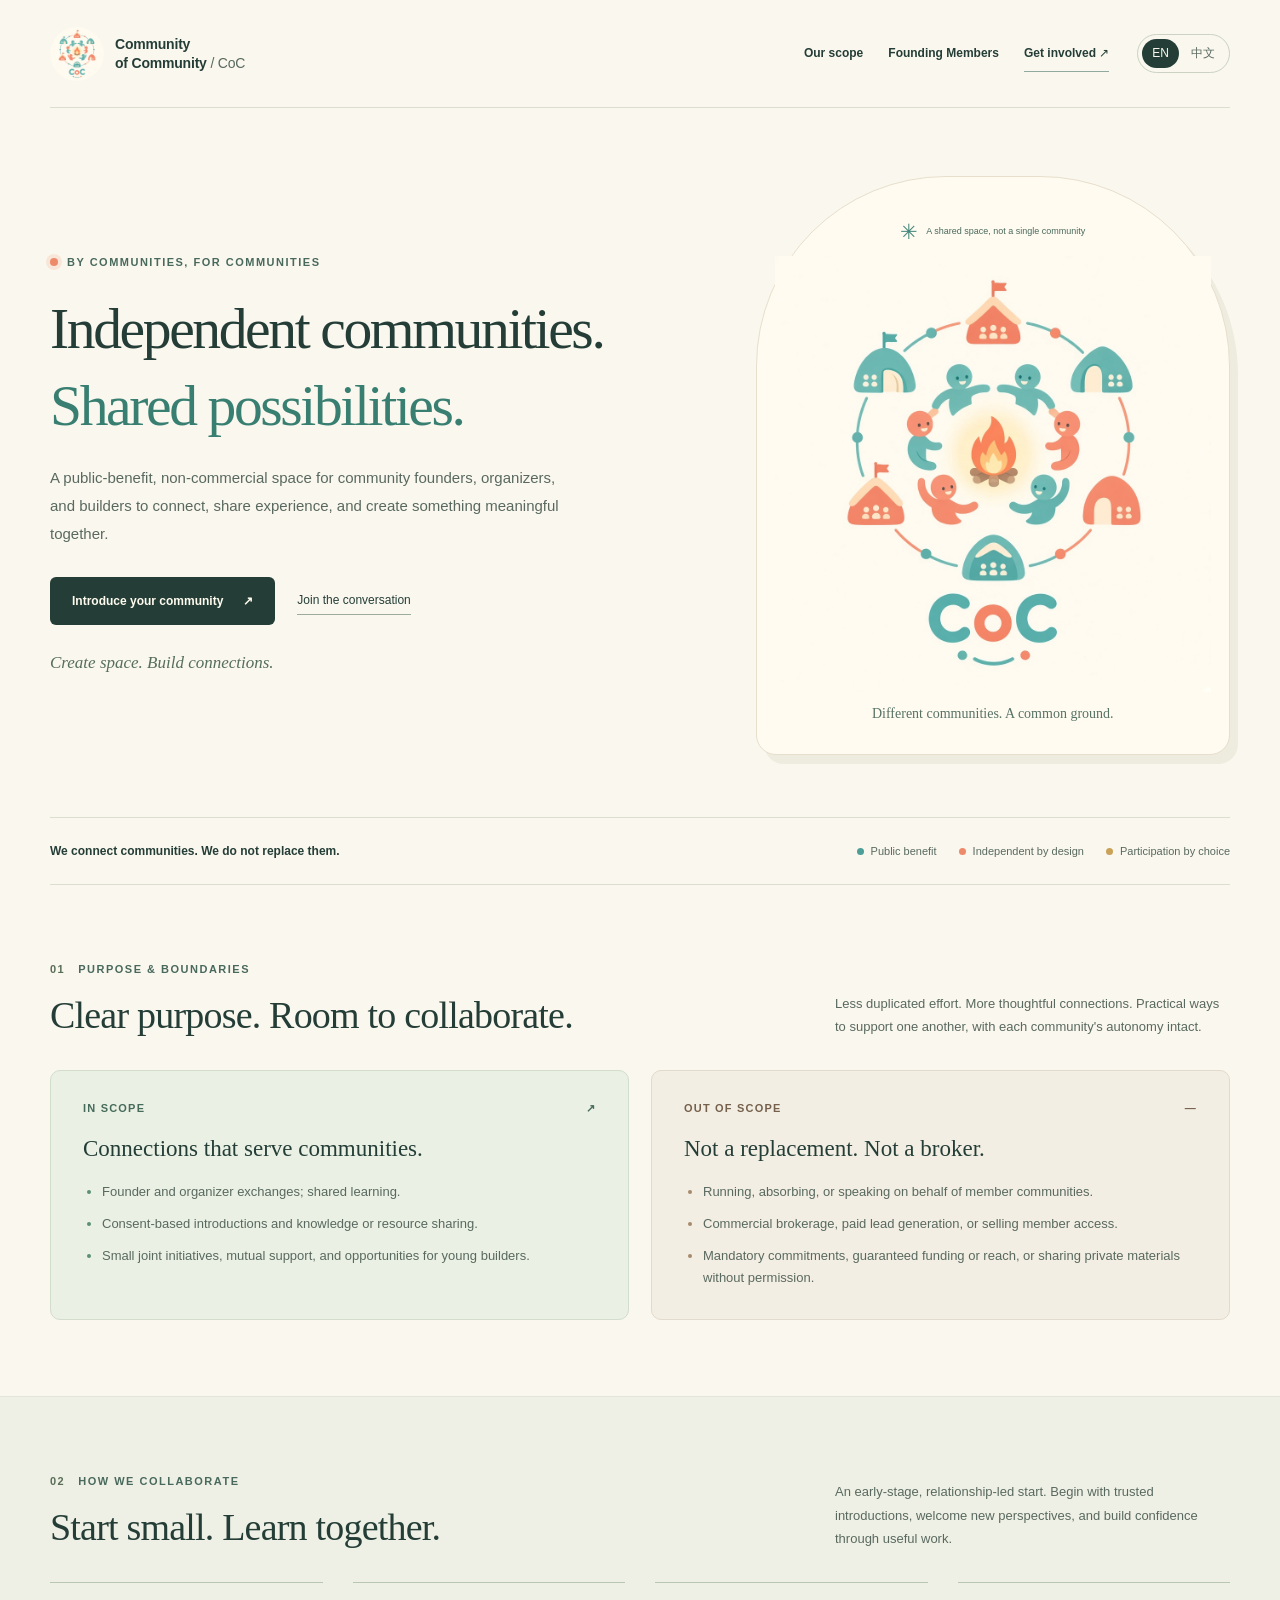
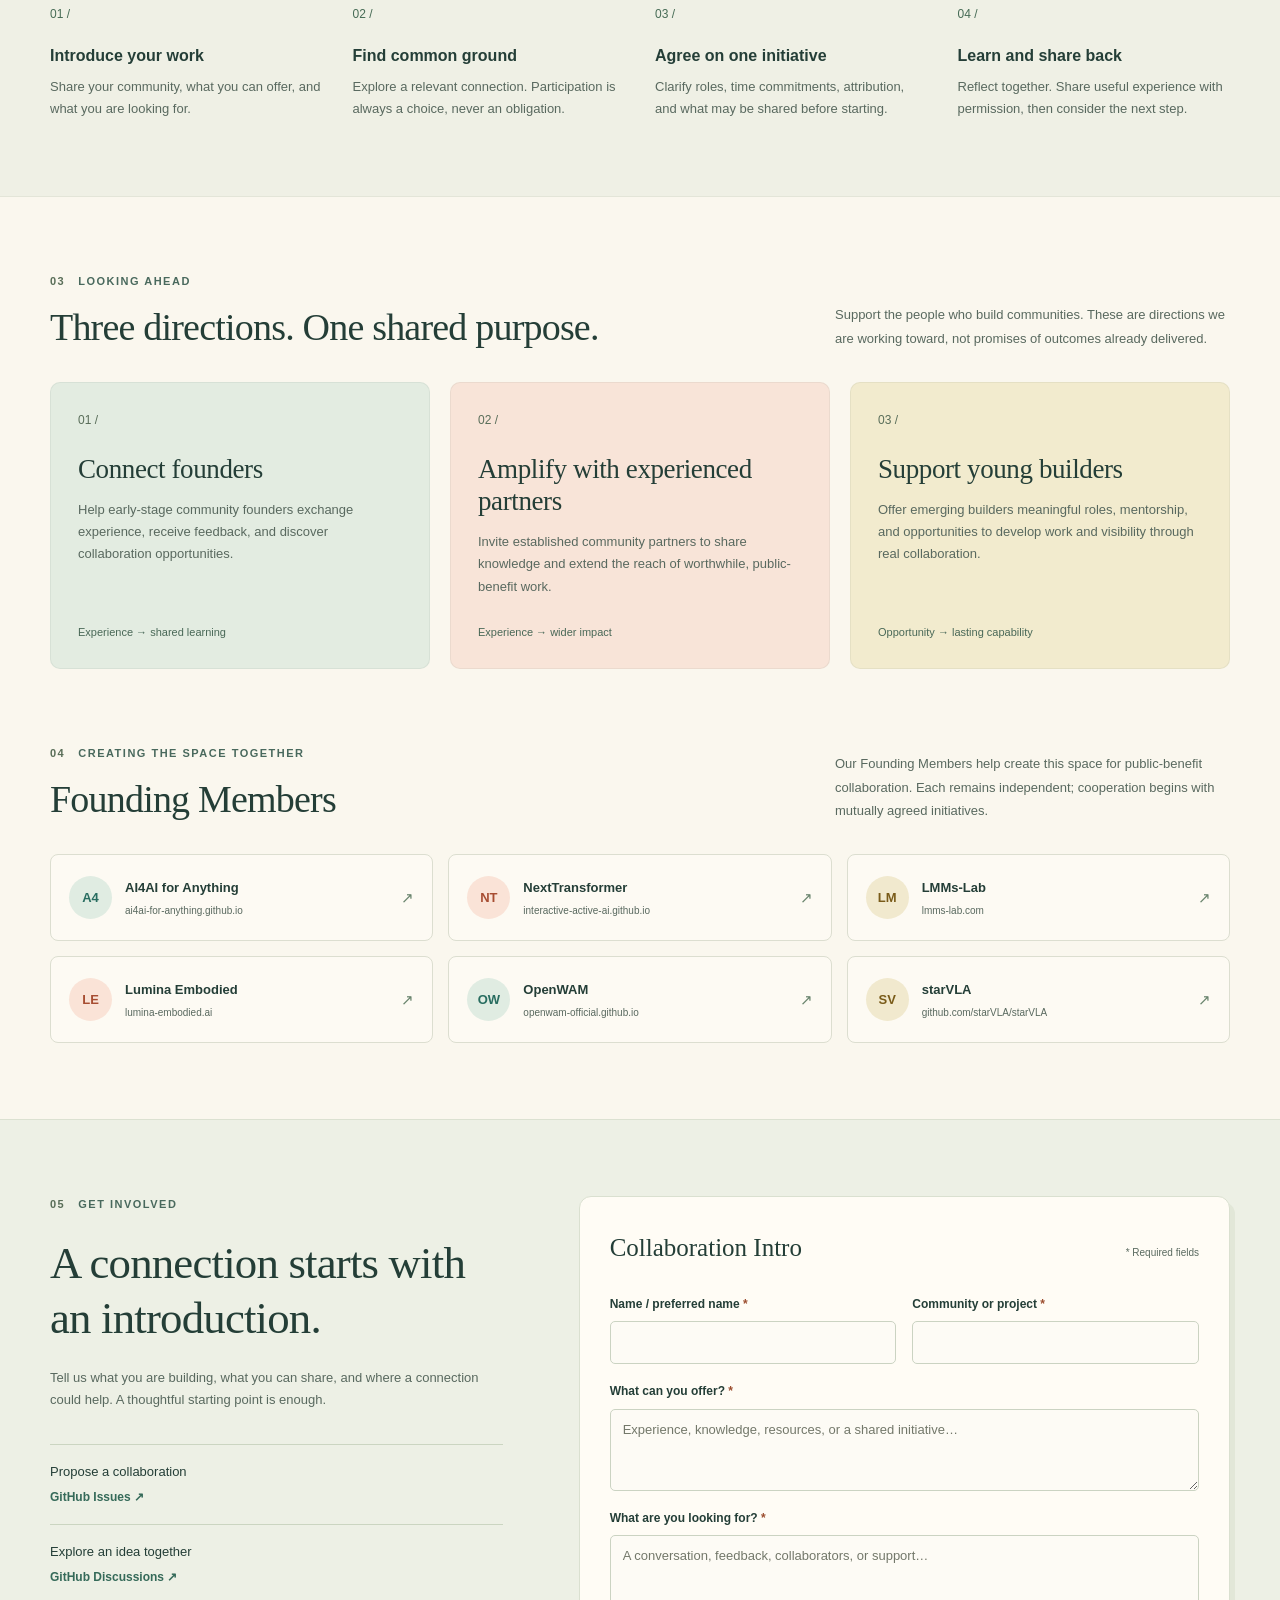
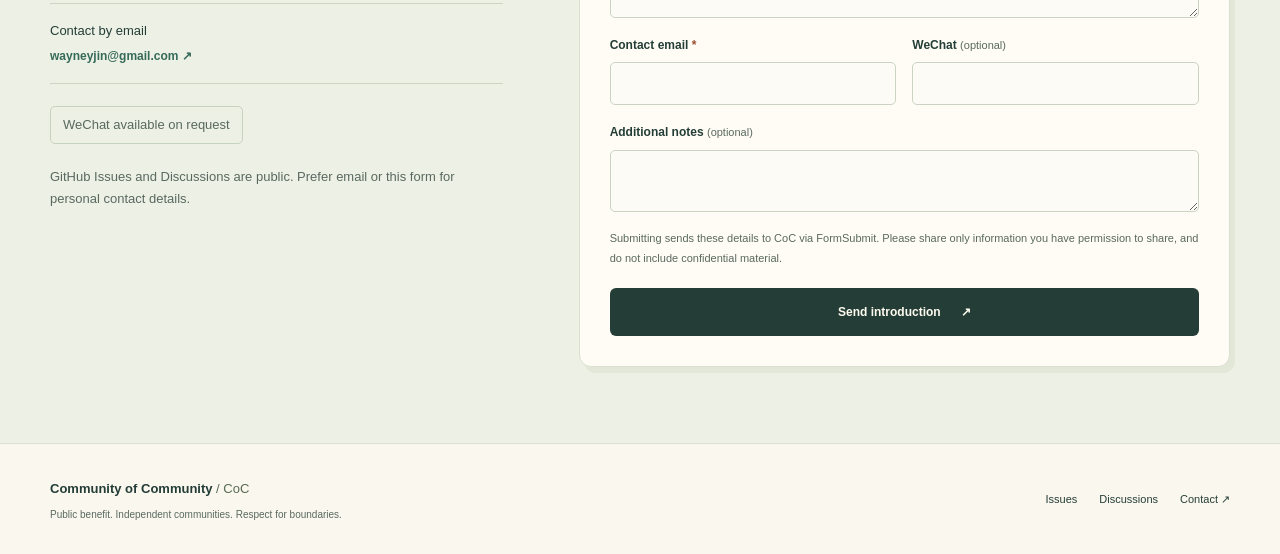
<file: site/index.html>
<!doctype html>
<html lang="en">
  <head>
    <meta charset="utf-8">
    <meta name="viewport" content="width=device-width, initial-scale=1">
    <meta name="description" content="Community of Community (CoC) is a public-benefit, non-commercial space connecting independent communities through shared learning and collaboration.">
    <meta name="theme-color" content="#faf7ee">
    <meta name="robots" content="index, follow">
    <title>Community of Community — Independent communities. Shared possibilities.</title>
    <link rel="icon" href="assets/coc-logo.png" type="image/png">
    <link rel="stylesheet" href="styles.css">
    <script src="main.js" defer></script>
  </head>
  <body>
    <a class="skip-link" href="#main" data-i18n="skip">Skip to content</a>
    <header class="site-header page-width">
      <a class="brand" href="#top" aria-label="Community of Community">
        <img src="assets/coc-logo.png" width="54" height="54" alt="CoC logo">
        <span>Community<br>of Community<span class="brand-abbreviation"> / CoC</span></span>
      </a>
      <nav class="primary-nav" aria-label="Main navigation" data-i18n-aria="nav.label">
        <a href="#scope" data-i18n="nav.scope">Our scope</a>
        <a href="#members" data-i18n="nav.members">Founding Members</a>
        <a class="nav-contact" href="#collaboration" data-i18n="nav.contact">Get involved ↗</a>
      </nav>
      <div class="language-switch" role="group" aria-label="Language" data-i18n-aria="language.label" hidden>
        <button type="button" data-language="en" aria-pressed="true" lang="en">EN</button>
        <button type="button" data-language="zh" aria-pressed="false" lang="zh-CN">中文</button>
      </div>
    </header>

    <main id="main">
      <section class="hero page-width" id="top" aria-labelledby="hero-title">
        <div class="hero-copy">
          <p class="eyebrow"><span class="status-dot" aria-hidden="true"></span><span data-i18n="hero.eyebrow">By communities, for communities</span></p>
          <h1 id="hero-title"><span data-i18n="hero.titleOne">Independent communities.</span><span class="warm-underline" data-i18n="hero.titleTwo">Shared possibilities.</span></h1>
          <p class="hero-description" data-i18n="hero.description">A public-benefit, non-commercial space for community founders, organizers, and builders to connect, share experience, and create something meaningful together.</p>
          <div class="hero-actions">
            <a class="button button-dark" href="#collaboration"><span data-i18n="hero.action">Introduce your community</span><span aria-hidden="true">↗</span></a>
            <a class="text-link" href="https://github.com/WayneJin0918/Community-of-Community/discussions" data-i18n="hero.discussions">Join the conversation</a>
          </div>
          <p class="hero-footnote" data-i18n="hero.note">Create space. Build connections.</p>
        </div>
        <figure class="hero-visual">
          <div class="visual-topline"><span aria-hidden="true">✳</span><span data-i18n="hero.visualLabel">A shared space, not a single community</span></div>
          <picture>
            <source srcset="assets/coc-logo.png" type="image/png">
            <img class="hero-logo" src="assets/coc-logo.jpg" width="768" height="768" alt="Independent communities connected around a shared campfire" data-i18n-alt="hero.imageAlt" fetchpriority="high">
          </picture>
          <figcaption data-i18n="hero.caption">Different communities. A common ground.</figcaption>
        </figure>
      </section>

      <div class="principles page-width">
        <p data-i18n="principles.summary">We connect communities. We do not replace them.</p>
        <ul aria-label="Principles" data-i18n-aria="principles.label">
          <li><span class="tag-dot teal" aria-hidden="true"></span><span data-i18n="principles.benefit">Public benefit</span></li>
          <li><span class="tag-dot coral" aria-hidden="true"></span><span data-i18n="principles.independence">Independent by design</span></li>
          <li><span class="tag-dot gold" aria-hidden="true"></span><span data-i18n="principles.consent">Participation by choice</span></li>
        </ul>
      </div>

      <section class="section page-width" id="scope" aria-labelledby="scope-title">
        <div class="section-heading">
          <div><p class="eyebrow"><span class="section-number">01</span><span data-i18n="scope.eyebrow">Purpose & boundaries</span></p><h2 id="scope-title" data-i18n="scope.title">Clear purpose. Room to collaborate.</h2></div>
          <p class="section-intro" data-i18n="scope.intro">Less duplicated effort. More thoughtful connections. Practical ways to support one another, with each community's autonomy intact.</p>
        </div>
        <div class="scope-grid">
          <article class="scope-card scope-in">
            <div class="card-topline"><span data-i18n="scope.inLabel">In scope</span><span aria-hidden="true">↗</span></div>
            <h3 data-i18n="scope.inTitle">Connections that serve communities.</h3>
            <ul>
              <li data-i18n="scope.inOne">Founder and organizer exchanges; shared learning.</li>
              <li data-i18n="scope.inTwo">Consent-based introductions and knowledge or resource sharing.</li>
              <li data-i18n="scope.inThree">Small joint initiatives, mutual support, and opportunities for young builders.</li>
            </ul>
          </article>
          <article class="scope-card scope-out">
            <div class="card-topline"><span data-i18n="scope.outLabel">Out of scope</span><span aria-hidden="true">—</span></div>
            <h3 data-i18n="scope.outTitle">Not a replacement. Not a broker.</h3>
            <ul>
              <li data-i18n="scope.outOne">Running, absorbing, or speaking on behalf of member communities.</li>
              <li data-i18n="scope.outTwo">Commercial brokerage, paid lead generation, or selling member access.</li>
              <li data-i18n="scope.outThree">Mandatory commitments, guaranteed funding or reach, or sharing private materials without permission.</li>
            </ul>
          </article>
        </div>
      </section>

      <section class="collaborate-band" id="approach" aria-labelledby="approach-title">
        <div class="section page-width">
          <div class="section-heading">
            <div><p class="eyebrow"><span class="section-number">02</span><span data-i18n="approach.eyebrow">How we collaborate</span></p><h2 id="approach-title" data-i18n="approach.title">Start small. Learn together.</h2></div>
            <p class="section-intro" data-i18n="approach.intro">An early-stage, relationship-led start. Begin with trusted introductions, welcome new perspectives, and build confidence through useful work.</p>
          </div>
          <ol class="steps-grid">
            <li><span class="step-number" aria-hidden="true">01 /</span><h3 data-i18n="approach.oneTitle">Introduce your work</h3><p data-i18n="approach.oneBody">Share your community, what you can offer, and what you are looking for.</p></li>
            <li><span class="step-number" aria-hidden="true">02 /</span><h3 data-i18n="approach.twoTitle">Find common ground</h3><p data-i18n="approach.twoBody">Explore a relevant connection. Participation is always a choice, never an obligation.</p></li>
            <li><span class="step-number" aria-hidden="true">03 /</span><h3 data-i18n="approach.threeTitle">Agree on one initiative</h3><p data-i18n="approach.threeBody">Clarify roles, time commitments, attribution, and what may be shared before starting.</p></li>
            <li><span class="step-number" aria-hidden="true">04 /</span><h3 data-i18n="approach.fourTitle">Learn and share back</h3><p data-i18n="approach.fourBody">Reflect together. Share useful experience with permission, then consider the next step.</p></li>
          </ol>
        </div>
      </section>

      <section class="section page-width" id="goals" aria-labelledby="goals-title">
        <div class="section-heading">
          <div><p class="eyebrow"><span class="section-number">03</span><span data-i18n="goals.eyebrow">Looking ahead</span></p><h2 id="goals-title" data-i18n="goals.title">Three directions. One shared purpose.</h2></div>
          <p class="section-intro" data-i18n="goals.intro">Support the people who build communities. These are directions we are working toward, not promises of outcomes already delivered.</p>
        </div>
        <div class="goals-grid">
          <article class="goal-card goal-teal"><span class="goal-index">01 /</span><h3 data-i18n="goals.oneTitle">Connect founders</h3><p data-i18n="goals.oneBody">Help early-stage community founders exchange experience, receive feedback, and discover collaboration opportunities.</p><span class="goal-tag" data-i18n="goals.oneTag">Experience → shared learning</span></article>
          <article class="goal-card goal-coral"><span class="goal-index">02 /</span><h3 data-i18n="goals.twoTitle">Amplify with experienced partners</h3><p data-i18n="goals.twoBody">Invite established community partners to share knowledge and extend the reach of worthwhile, public-benefit work.</p><span class="goal-tag" data-i18n="goals.twoTag">Experience → wider impact</span></article>
          <article class="goal-card goal-gold"><span class="goal-index">03 /</span><h3 data-i18n="goals.threeTitle">Support young builders</h3><p data-i18n="goals.threeBody">Offer emerging builders meaningful roles, mentorship, and opportunities to develop work and visibility through real collaboration.</p><span class="goal-tag" data-i18n="goals.threeTag">Opportunity → lasting capability</span></article>
        </div>
      </section>

      <section class="section members-section page-width" id="members" aria-labelledby="members-title">
        <div class="section-heading">
          <div><p class="eyebrow"><span class="section-number">04</span><span data-i18n="members.eyebrow">Creating the space together</span></p><h2 id="members-title" data-i18n="members.title">Founding Members</h2></div>
          <p class="section-intro" data-i18n="members.intro">Our Founding Members help create this space for public-benefit collaboration. Each remains independent; cooperation begins with mutually agreed initiatives.</p>
        </div>
        <ul class="member-grid">
          <li><a class="member-card" href="https://ai4ai-for-anything.github.io/" target="_blank" rel="noopener noreferrer"><span class="member-monogram member-teal" aria-hidden="true">A4</span><span class="member-info"><strong>AI4AI for Anything</strong><span>ai4ai-for-anything.github.io</span></span><span aria-hidden="true">↗</span></a></li>
          <li><a class="member-card" href="https://interactive-active-ai.github.io/NextTransformer/" target="_blank" rel="noopener noreferrer"><span class="member-monogram member-coral" aria-hidden="true">NT</span><span class="member-info"><strong>NextTransformer</strong><span>interactive-active-ai.github.io</span></span><span aria-hidden="true">↗</span></a></li>
          <li><a class="member-card" href="https://www.lmms-lab.com/" target="_blank" rel="noopener noreferrer"><span class="member-monogram member-gold" aria-hidden="true">LM</span><span class="member-info"><strong>LMMs-Lab</strong><span>lmms-lab.com</span></span><span aria-hidden="true">↗</span></a></li>
          <li><a class="member-card" href="https://lumina-embodied.ai/" target="_blank" rel="noopener noreferrer"><span class="member-monogram member-coral" aria-hidden="true">LE</span><span class="member-info"><strong>Lumina Embodied</strong><span>lumina-embodied.ai</span></span><span aria-hidden="true">↗</span></a></li>
          <li><a class="member-card" href="https://openwam-official.github.io/" target="_blank" rel="noopener noreferrer"><span class="member-monogram member-teal" aria-hidden="true">OW</span><span class="member-info"><strong>OpenWAM</strong><span>openwam-official.github.io</span></span><span aria-hidden="true">↗</span></a></li>
          <li><a class="member-card" href="https://github.com/starVLA/starVLA" target="_blank" rel="noopener noreferrer"><span class="member-monogram member-gold" aria-hidden="true">SV</span><span class="member-info"><strong>starVLA</strong><span>github.com/starVLA/starVLA</span></span><span aria-hidden="true">↗</span></a></li>
        </ul>
      </section>

      <section class="contact-section" id="collaboration" aria-labelledby="contact-title">
        <div class="section page-width contact-layout">
          <div class="contact-copy">
            <p class="eyebrow"><span class="section-number">05</span><span data-i18n="contact.eyebrow">Get involved</span></p>
            <h2 id="contact-title" data-i18n="contact.title">A connection starts with an introduction.</h2>
            <p data-i18n="contact.intro">Tell us what you are building, what you can share, and where a connection could help. A thoughtful starting point is enough.</p>
            <div class="contact-links">
              <a href="https://github.com/WayneJin0918/Community-of-Community/issues"><span data-i18n="contact.issues">Propose a collaboration</span><span>GitHub Issues ↗</span></a>
              <a href="https://github.com/WayneJin0918/Community-of-Community/discussions"><span data-i18n="contact.discussions">Explore an idea together</span><span>GitHub Discussions ↗</span></a>
              <a href="mailto:wayneyjin@gmail.com"><span data-i18n="contact.email">Contact by email</span><span>wayneyjin@gmail.com ↗</span></a>
            </div>
            <p class="wechat-note" data-wechat data-i18n="contact.wechat">WeChat available on request</p>
            <p class="contact-boundary" data-i18n="contact.boundary">GitHub conversations are shared with people who have repository access. Please use email or this form for personal contact details.</p>
          </div>
          <form class="intro-form" id="intro-form" action="https://formsubmit.co/wayneyjin@gmail.com" method="POST" aria-labelledby="form-title" aria-describedby="form-privacy">
            <div class="form-heading"><h3 id="form-title" data-i18n="form.title">Collaboration Intro</h3><p data-i18n="form.required">* Required fields</p></div>
            <input type="hidden" name="_subject" value="CoC — Collaboration Intro">
            <input type="hidden" name="_template" value="table">
            <input type="hidden" name="_next" value="https://waynejin0918.github.io/Community-of-Community/?submitted=1">
            <div class="honeypot" aria-hidden="true"><label for="form-honey">Leave this field empty</label><input type="text" id="form-honey" name="_honey" tabindex="-1" autocomplete="off"></div>
            <div class="form-row">
              <div class="form-field"><label for="intro-name"><span data-i18n="form.name">Name / preferred name</span> <span aria-hidden="true">*</span></label><input id="intro-name" name="name" autocomplete="name" required maxlength="120"></div>
              <div class="form-field"><label for="intro-community"><span data-i18n="form.community">Community or project</span> <span aria-hidden="true">*</span></label><input id="intro-community" name="community" autocomplete="organization" required maxlength="200"></div>
            </div>
            <div class="form-field"><label for="intro-offer"><span data-i18n="form.offer">What can you offer?</span> <span aria-hidden="true">*</span></label><textarea id="intro-offer" name="offer" required maxlength="3000" rows="3" placeholder="Experience, knowledge, resources, or a shared initiative…" data-i18n-placeholder="form.offerPlaceholder"></textarea></div>
            <div class="form-field"><label for="intro-seeking"><span data-i18n="form.seeking">What are you looking for?</span> <span aria-hidden="true">*</span></label><textarea id="intro-seeking" name="seeking" required maxlength="3000" rows="3" placeholder="A conversation, feedback, collaborators, or support…" data-i18n-placeholder="form.seekingPlaceholder"></textarea></div>
            <div class="form-row">
              <div class="form-field"><label for="intro-email"><span data-i18n="form.email">Contact email</span> <span aria-hidden="true">*</span></label><input type="email" id="intro-email" name="email" autocomplete="email" required maxlength="254"></div>
              <div class="form-field"><label for="intro-wechat"><span data-i18n="form.wechat">WeChat</span> <span class="optional" data-i18n="form.optional">(optional)</span></label><input id="intro-wechat" name="wechat" maxlength="120" autocomplete="off"></div>
            </div>
            <div class="form-field"><label for="intro-notes"><span data-i18n="form.notes">Additional notes</span> <span class="optional" data-i18n="form.optional">(optional)</span></label><textarea id="intro-notes" name="notes" maxlength="3000" rows="2"></textarea></div>
            <p class="form-privacy" id="form-privacy" data-i18n="form.privacy">Submitting sends these details to CoC via FormSubmit. Please share only information you have permission to share, and do not include confidential material.</p>
            <button class="button button-dark submit-button" type="submit"><span data-i18n="form.submit" id="submit-label">Send introduction</span><span aria-hidden="true">↗</span></button>
            <p class="form-status" id="form-status" role="status" aria-live="polite" aria-atomic="true" tabindex="-1"></p>
            <noscript><p class="form-privacy">You can submit without JavaScript. FormSubmit will open a confirmation or thank-you page.</p></noscript>
          </form>
        </div>
      </section>
    </main>

    <footer class="site-footer page-width">
      <div><a class="footer-brand" href="#top">Community of Community <span>/ CoC</span></a><p data-i18n="footer.note">Public benefit. Independent communities. Respect for boundaries.</p></div>
      <nav aria-label="Community links" data-i18n-aria="footer.links"><a href="https://github.com/WayneJin0918/Community-of-Community/issues">Issues</a><a href="https://github.com/WayneJin0918/Community-of-Community/discussions">Discussions</a><a href="mailto:wayneyjin@gmail.com" data-i18n="footer.contact">Contact ↗</a></nav>
    </footer>
  </body>
</html>
</file>
<file: site/styles.css>
:root {
  color-scheme: light;
  --paper: #faf7ee;
  --ink: #243e37;
  --muted: #59695f;
  --line: #dcded0;
  --teal: #4c9e97;
  --coral: #ed8a6a;
  --gold: #c9a258;
  --serif: Georgia, "Times New Roman", "Noto Serif CJK SC", "Songti SC", SimSun, serif;
  --sans: -apple-system, BlinkMacSystemFont, "Segoe UI", "PingFang SC", "Microsoft YaHei", sans-serif;
}

* { box-sizing: border-box; }
html { scroll-behavior: smooth; scroll-padding-top: 28px; }
body { margin: 0; background: var(--paper); color: var(--ink); font-family: var(--sans); font-size: 15px; line-height: 1.7; }
h1, h2, h3, p, figure { margin: 0; }
a { color: inherit; text-decoration: none; }
button, input, textarea { font: inherit; }
button { cursor: pointer; }
img { display: block; max-width: 100%; height: auto; }
[hidden] { display: none !important; }
:focus-visible { outline: 3px solid #377e72; outline-offset: 5px; }
::selection { background: #f3d4b4; color: var(--ink); }
.page-width { width: min(1180px, calc(100% - 96px)); margin-inline: auto; }
.skip-link { position: absolute; top: -100px; left: 20px; z-index: 10; padding: 10px 18px; border-radius: 8px; background: var(--ink); color: var(--paper); }
.skip-link:focus { top: 12px; }

.site-header { display: flex; align-items: center; gap: 28px; min-height: 108px; border-bottom: 1px solid var(--line); }
.brand { display: flex; align-items: center; gap: 11px; margin-right: auto; font-size: 14px; font-weight: 650; line-height: 1.3; letter-spacing: -.2px; }
.brand img { border-radius: 50%; }
.brand-abbreviation { color: var(--muted); font-weight: 400; }
.primary-nav { display: flex; align-items: center; gap: 25px; font-size: 12px; font-weight: 550; }
.primary-nav a { padding-block: 8px; }
.primary-nav a:hover, .site-footer a:hover { color: #2d7b6e; }
.nav-contact { border-bottom: 1px solid #90aaa0; }
.language-switch { display: flex; padding: 4px; gap: 2px; border: 1px solid #cbd2c4; border-radius: 24px; }
.language-switch button { border: 0; border-radius: 20px; padding: 6px 10px; background: transparent; color: var(--muted); font-size: 12px; line-height: 1.4; }
.language-switch button[aria-pressed="true"] { background: var(--ink); color: var(--paper); }
.language-switch button:hover:not([aria-pressed="true"]) { background: #e8ecdf; }

.hero { display: grid; grid-template-columns: 1.35fr 1fr; align-items: center; gap: 65px; padding-block: 68px 62px; }
.eyebrow { display: flex; align-items: center; gap: 9px; font-size: 11px; font-weight: 650; line-height: 1.6; letter-spacing: 1.5px; text-transform: uppercase; color: #49695d; }
.status-dot { width: 8px; height: 8px; background: var(--coral); border-radius: 50%; box-shadow: 0 0 0 4px #f8e7d8; }
h1 { margin-top: 25px; font-family: var(--serif); font-size: clamp(40px, 4.5vw, 62px); line-height: 1.13; font-weight: 500; letter-spacing: -2.4px; }
h1 > span { display: block; }
.warm-underline { margin-top: 12px; color: #387f71; }
.hero-description { max-width: 510px; margin-top: 26px; font-size: 15px; line-height: 1.85; color: var(--muted); }
.hero-actions { display: flex; align-items: center; flex-wrap: wrap; gap: 22px; margin-top: 29px; }
.button { display: inline-flex; align-items: center; justify-content: center; gap: 20px; padding: 14px 21px; border: 1px solid transparent; border-radius: 6px; font-size: 12px; font-weight: 600; line-height: 1.5; transition: background .2s, transform .2s; }
.button-dark { background: var(--ink); color: #fffbef; }
.button-dark:hover:not(:disabled) { background: #356458; transform: translateY(-2px); }
.button:disabled { cursor: wait; opacity: .7; }
.text-link { padding-block: 4px; border-bottom: 1px solid #9dab9e; font-size: 12px; }
.text-link:hover { border-color: var(--ink); }
.hero-footnote { margin-top: 24px; font-family: var(--serif); font-size: 17px; font-style: italic; color: #566e5c; }
.hero-visual { padding: 27px 18px 28px; background: #fffbf0; border: 1px solid #e7dfcc; border-radius: 190px 190px 20px 20px; box-shadow: 8px 9px 0 #eeebdf; }
.visual-topline { display: flex; align-items: center; justify-content: center; gap: 8px; margin-top: 10px; font-size: 9px; color: #49695d; }
.visual-topline > span:first-child { font-size: 21px; color: #43867a; }
.hero-logo { width: 100%; margin-block: 6px 10px; }
.hero-visual figcaption { text-align: center; font-family: var(--serif); font-size: 14px; color: #587266; }
.principles { display: flex; align-items: center; justify-content: space-between; gap: 24px; border-block: 1px solid var(--line); padding-block: 23px; font-size: 12px; }
.principles > p { font-weight: 550; }
.principles ul { display: flex; flex-wrap: wrap; gap: 22px; list-style: none; margin: 0; padding: 0; font-size: 11px; color: var(--muted); }
.principles li { display: flex; align-items: center; gap: 7px; }
.tag-dot { width: 7px; height: 7px; border-radius: 50%; flex-shrink: 0; }
.teal { background: var(--teal); }
.coral { background: var(--coral); }
.gold { background: var(--gold); }

.section { padding-block: 76px; }
.section-heading { display: flex; align-items: flex-end; justify-content: space-between; gap: 48px; margin-bottom: 32px; }
.section-heading > div { flex: 1.4; }
.section-number { color: #596e58; margin-right: 4px; font-variant-numeric: tabular-nums; }
h2 { margin-top: 13px; font-family: var(--serif); font-size: clamp(28px, 3vw, 38px); line-height: 1.22; font-weight: 500; letter-spacing: -.8px; }
.section-intro { flex: 1; max-width: 395px; font-size: 13px; line-height: 1.8; color: var(--muted); }
.scope-grid { display: grid; grid-template-columns: 1fr 1fr; gap: 22px; }
.scope-card { padding: 28px 32px 30px; border: 1px solid #d3ddce; border-radius: 10px; }
.scope-in { background: #eaf0e4; }
.scope-out { background: #f3eee3; border-color: #e2dacc; }
.card-topline { display: flex; justify-content: space-between; text-transform: uppercase; font-size: 11px; font-weight: 650; letter-spacing: 1.2px; color: #466b5a; }
.scope-out .card-topline { color: #75604c; }
.scope-card h3 { margin-top: 15px; font-family: var(--serif); font-size: 23px; font-weight: 500; line-height: 1.35; }
.scope-card ul { padding-left: 19px; margin-block: 17px 0; color: var(--muted); font-size: 13px; }
.scope-card li + li { margin-top: 10px; }
.scope-card li::marker { color: #5c8e79; }
.scope-out li::marker { color: #a68a6d; }
.collaborate-band { background: #eff0e5; border-block: 1px solid #e3e5d8; }
.steps-grid { display: grid; grid-template-columns: repeat(4, minmax(0, 1fr)); gap: 30px; list-style: none; margin: 0; padding: 0; }
.steps-grid li { padding-top: 17px; border-top: 1px solid #b8c6b3; }
.step-number { color: #466b55; font-size: 12px; font-variant-numeric: tabular-nums; }
.steps-grid h3 { margin-block: 18px 9px; font-size: 16px; line-height: 1.45; font-weight: 600; }
.steps-grid p { color: var(--muted); font-size: 13px; }
.goals-grid { display: grid; grid-template-columns: repeat(3, minmax(0, 1fr)); gap: 20px; }
.goal-card { display: flex; flex-direction: column; padding: 27px; border: 1px solid #243e3710; border-radius: 10px; }
.goal-teal { background: #e3ece1; }
.goal-coral { background: #f8e4d8; }
.goal-gold { background: #f2ebce; }
.goal-index { color: #596d59; font-size: 12px; }
.goal-card h3 { margin-block: 22px 14px; font-family: var(--serif); font-size: 27px; font-weight: 500; line-height: 1.2; letter-spacing: -.4px; }
.goal-card p { color: var(--muted); font-size: 13px; }
.goal-tag { display: block; margin-top: auto; padding-top: 25px; color: #496857; font-size: 11px; }
.members-section { padding-top: 0; }
.member-grid { display: grid; grid-template-columns: repeat(3, minmax(0, 1fr)); gap: 15px; list-style: none; margin: 0; padding: 0; }
.member-card { display: flex; align-items: center; gap: 13px; height: 100%; padding: 21px 18px; border: 1px solid var(--line); border-radius: 8px; background: #fdfaf3; transition: border-color .2s, transform .2s; }
.member-card:hover { border-color: #83aa95; transform: translateY(-3px); }
.member-monogram { display: grid; place-items: center; width: 43px; height: 43px; border-radius: 50%; flex-shrink: 0; font-size: 13px; font-weight: 650; }
.member-teal { background: #e0ece2; color: #286d60; }
.member-coral { background: #fae3d7; color: #a74d32; }
.member-gold { background: #f1e9ce; color: #795b19; }
.member-info { flex: 1; min-width: 0; }
.member-info strong { display: block; font-size: 13px; font-weight: 600; }
.member-info > span { display: block; margin-top: 3px; color: var(--muted); font-size: 10px; overflow-wrap: anywhere; }
.member-card > span:last-child { color: #68836c; }

.contact-section { background: #edf0e5; border-block: 1px solid #dbe1d1; }
.contact-layout { display: grid; grid-template-columns: .82fr 1.18fr; gap: 76px; align-items: start; }
.contact-copy h2 { margin-top: 22px; font-size: clamp(34px, 3.5vw, 45px); }
.contact-copy > p:not(.eyebrow) { margin-top: 22px; color: var(--muted); font-size: 13px; }
.contact-links { margin-top: 33px; }
.contact-links a { display: flex; flex-direction: column; gap: 4px; padding-block: 16px; border-bottom: 1px solid #cbd5c1; }
.contact-links a:first-child { border-top: 1px solid #cbd5c1; }
.contact-links a > span:first-child { font-size: 13px; }
.contact-links a > span:last-child { font-size: 12px; font-weight: 600; overflow-wrap: anywhere; color: #356a59; }
.contact-links a:hover > span:last-child { text-decoration: underline; text-underline-offset: 4px; }
.contact-copy .wechat-note { display: inline-block; padding: 7px 12px; border: 1px solid #c6d3bf; border-radius: 5px; font-size: 11px; }
.contact-copy .contact-boundary { font-size: 11px; }
.intro-form { padding: 30px; border: 1px solid #dae0d0; border-radius: 12px; background: #fffcf5; box-shadow: 5px 6px 0 #e2e7d8; }
.form-heading { display: flex; align-items: baseline; justify-content: space-between; gap: 16px; margin-bottom: 24px; }
.form-heading h3 { font-family: var(--serif); font-size: 25px; font-weight: 500; }
.form-heading p { color: var(--muted); font-size: 10px; }
.form-row { display: grid; grid-template-columns: 1fr 1fr; gap: 16px; }
.form-field { min-width: 0; margin-bottom: 17px; }
.form-field label { display: block; margin-bottom: 7px; font-size: 12px; font-weight: 600; }
.form-field label > span[aria-hidden] { color: #9b4c2d; }
.optional { font-weight: 400; color: var(--muted); font-size: 11px; }
.form-field input, .form-field textarea { display: block; width: 100%; min-height: 43px; padding: 10px 12px; border: 1px solid #cbd3c2; border-radius: 5px; background: #fdfbf5; color: var(--ink); font-size: 13px; line-height: 1.55; transition: border-color .2s; }
.form-field textarea { resize: vertical; }
.form-field input:focus, .form-field textarea:focus { outline: 2px solid #4e8875; outline-offset: 1px; border-color: #4e8875; }
.form-field [aria-invalid="true"] { border-color: #a34d34; }
.form-field input::placeholder, .form-field textarea::placeholder { color: #73786a; opacity: 1; }
.form-privacy { color: var(--muted); font-size: 11px; line-height: 1.8; }
.submit-button { width: 100%; margin-top: 20px; }
.form-status { font-size: 12px; overflow-wrap: anywhere; }
.form-status:not(:empty) { margin-top: 16px; padding: 12px; border-radius: 5px; background: #e6efe2; color: #2c624f; }
.form-status[data-state="error"], .form-status[data-state="invalid"], .form-status[data-state="pending"] { background: #fae8dc; color: #85412d; }
.honeypot { display: none; }
.site-footer { display: flex; justify-content: space-between; align-items: center; gap: 24px; padding-block: 31px; }
.footer-brand { font-size: 13px; font-weight: 650; }
.footer-brand span { color: #586b54; font-weight: 400; }
.site-footer p { margin-top: 5px; font-size: 10px; color: var(--muted); }
.site-footer nav { display: flex; flex-wrap: wrap; gap: 22px; font-size: 11px; }

html[lang="zh-CN"] h1 { font-size: clamp(36px, 4vw, 54px); letter-spacing: 0; line-height: 1.3; }
html[lang="zh-CN"] h2, html[lang="zh-CN"] h3 { letter-spacing: 0; line-height: 1.45; }
html[lang="zh-CN"] .hero-footnote { font-style: normal; font-size: 14px; }
html[lang="zh-CN"] .eyebrow { letter-spacing: 1px; }

@media (min-width: 1440px) {
  .hero { gap: 86px; padding-block: 82px 76px; }
}

@media (max-width: 1050px) {
  .page-width { width: calc(100% - 64px); }
  .site-header { gap: 18px; }
  .primary-nav { gap: 18px; font-size: 11px; }
  .hero { gap: 36px; }
  h1 { font-size: 45px; letter-spacing: -1.8px; }
  .hero-actions { gap: 16px; }
  .principles { flex-wrap: wrap; gap: 12px; }
  .section-heading { gap: 28px; }
  .steps-grid { gap: 24px; }
  .member-grid { grid-template-columns: repeat(2, minmax(0, 1fr)); }
  .contact-layout { gap: 38px; }
  .intro-form { padding: 24px; }
  .form-row { grid-template-columns: 1fr; gap: 0; }
}

@media (max-width: 760px) {
  .page-width { width: calc(100% - 40px); }
  .site-header { flex-wrap: wrap; min-height: 0; padding-block: 18px 14px; gap: 15px; }
  .brand { font-size: 12px; }
  .brand img { width: 44px; height: 44px; }
  .primary-nav { order: 3; width: 100%; justify-content: space-between; gap: 12px; }
  .language-switch { margin-left: auto; }
  .hero { grid-template-columns: 1fr; gap: 38px; padding-block: 44px; }
  h1 { font-size: clamp(40px, 7.3vw, 56px); letter-spacing: -1.8px; }
  .hero-description { max-width: 600px; font-size: 14px; }
  .hero-visual { width: min(420px, 90%); margin-inline: auto; }
  .principles ul { gap: 15px; }
  .section { padding-block: 52px; }
  .section-heading { display: block; margin-bottom: 26px; }
  .section-intro { max-width: none; margin-top: 18px; }
  .scope-grid { gap: 16px; }
  .scope-card { padding: 24px; }
  .scope-card h3 { font-size: 21px; }
  .steps-grid { grid-template-columns: repeat(2, minmax(0, 1fr)); gap: 30px 24px; }
  .goals-grid { grid-template-columns: 1fr; gap: 16px; }
  .goal-card { padding: 25px; }
  .goal-card h3 { margin-top: 16px; }
  .members-section { padding-top: 0; }
  .contact-layout { grid-template-columns: 1fr; gap: 32px; }
  .contact-copy h2 { max-width: 500px; font-size: 38px; }
  .contact-links { margin-top: 23px; }
  .form-row { grid-template-columns: 1fr 1fr; gap: 16px; }
  .site-footer { flex-wrap: wrap; padding-block: 26px; gap: 18px; }
}

@media (max-width: 460px) {
  .page-width { width: calc(100% - 36px); }
  .eyebrow { font-size: 10px; letter-spacing: 1px; }
  h1 { font-size: clamp(34px, 9.5vw, 43px); letter-spacing: -1.4px; }
  html[lang="zh-CN"] h1 { font-size: clamp(29px, 8.5vw, 38px); }
  .hero-actions { align-items: flex-start; flex-direction: column; gap: 15px; }
  .hero-visual { width: 94%; padding: 21px 16px; }
  .visual-topline { font-size: 8px; }
  .principles { font-size: 11px; }
  .principles ul { gap: 9px 15px; font-size: 10px; }
  .scope-grid, .member-grid { grid-template-columns: 1fr; }
  .steps-grid { gap: 26px 18px; }
  .steps-grid h3 { font-size: 15px; }
  .steps-grid p { font-size: 12px; }
  .contact-copy h2 { font-size: 34px; }
  .intro-form { padding: 23px 18px; }
  .form-heading h3 { font-size: 23px; }
  .form-row { grid-template-columns: 1fr; gap: 0; }
  .form-field input, .form-field textarea { font-size: 16px; }
  .site-footer nav { gap: 20px; }
}

@media (prefers-reduced-motion: reduce) {
  html { scroll-behavior: auto; }
  *, *::before, *::after { transition: none !important; }
}
</file>
